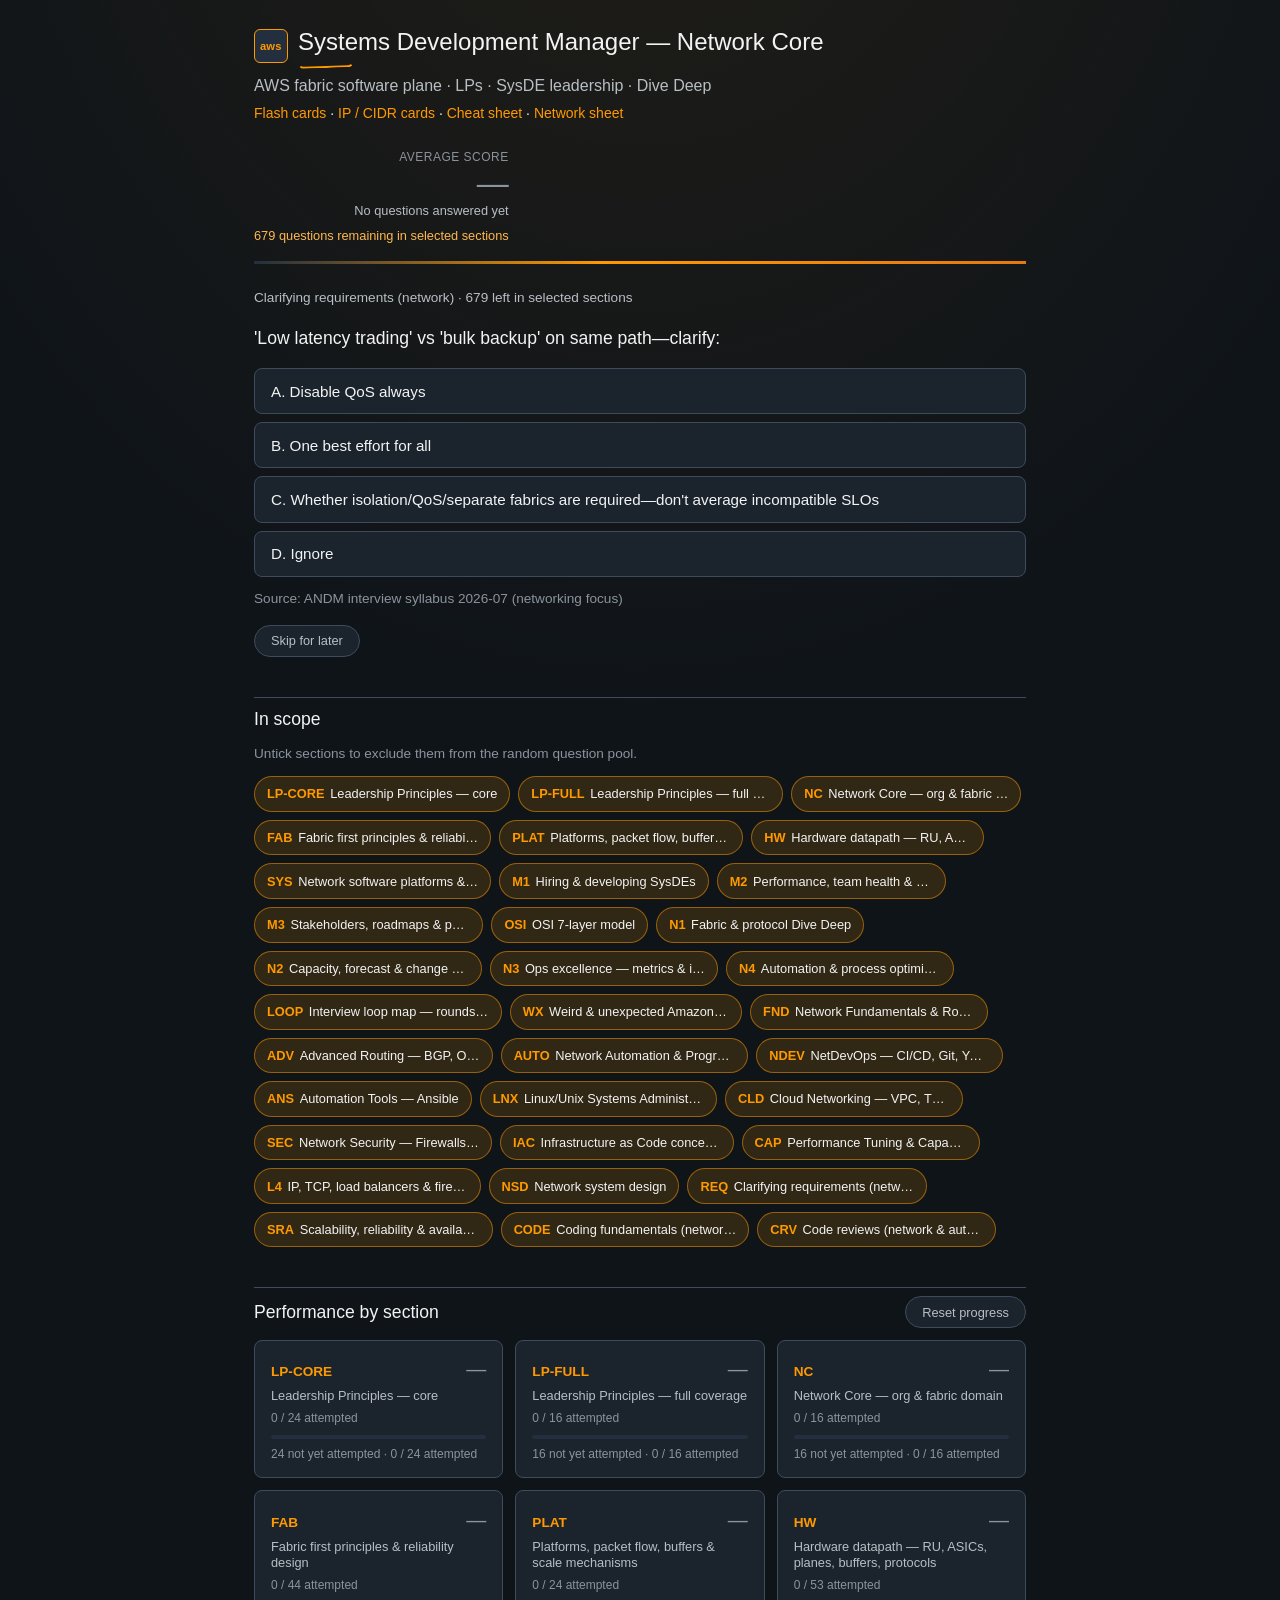
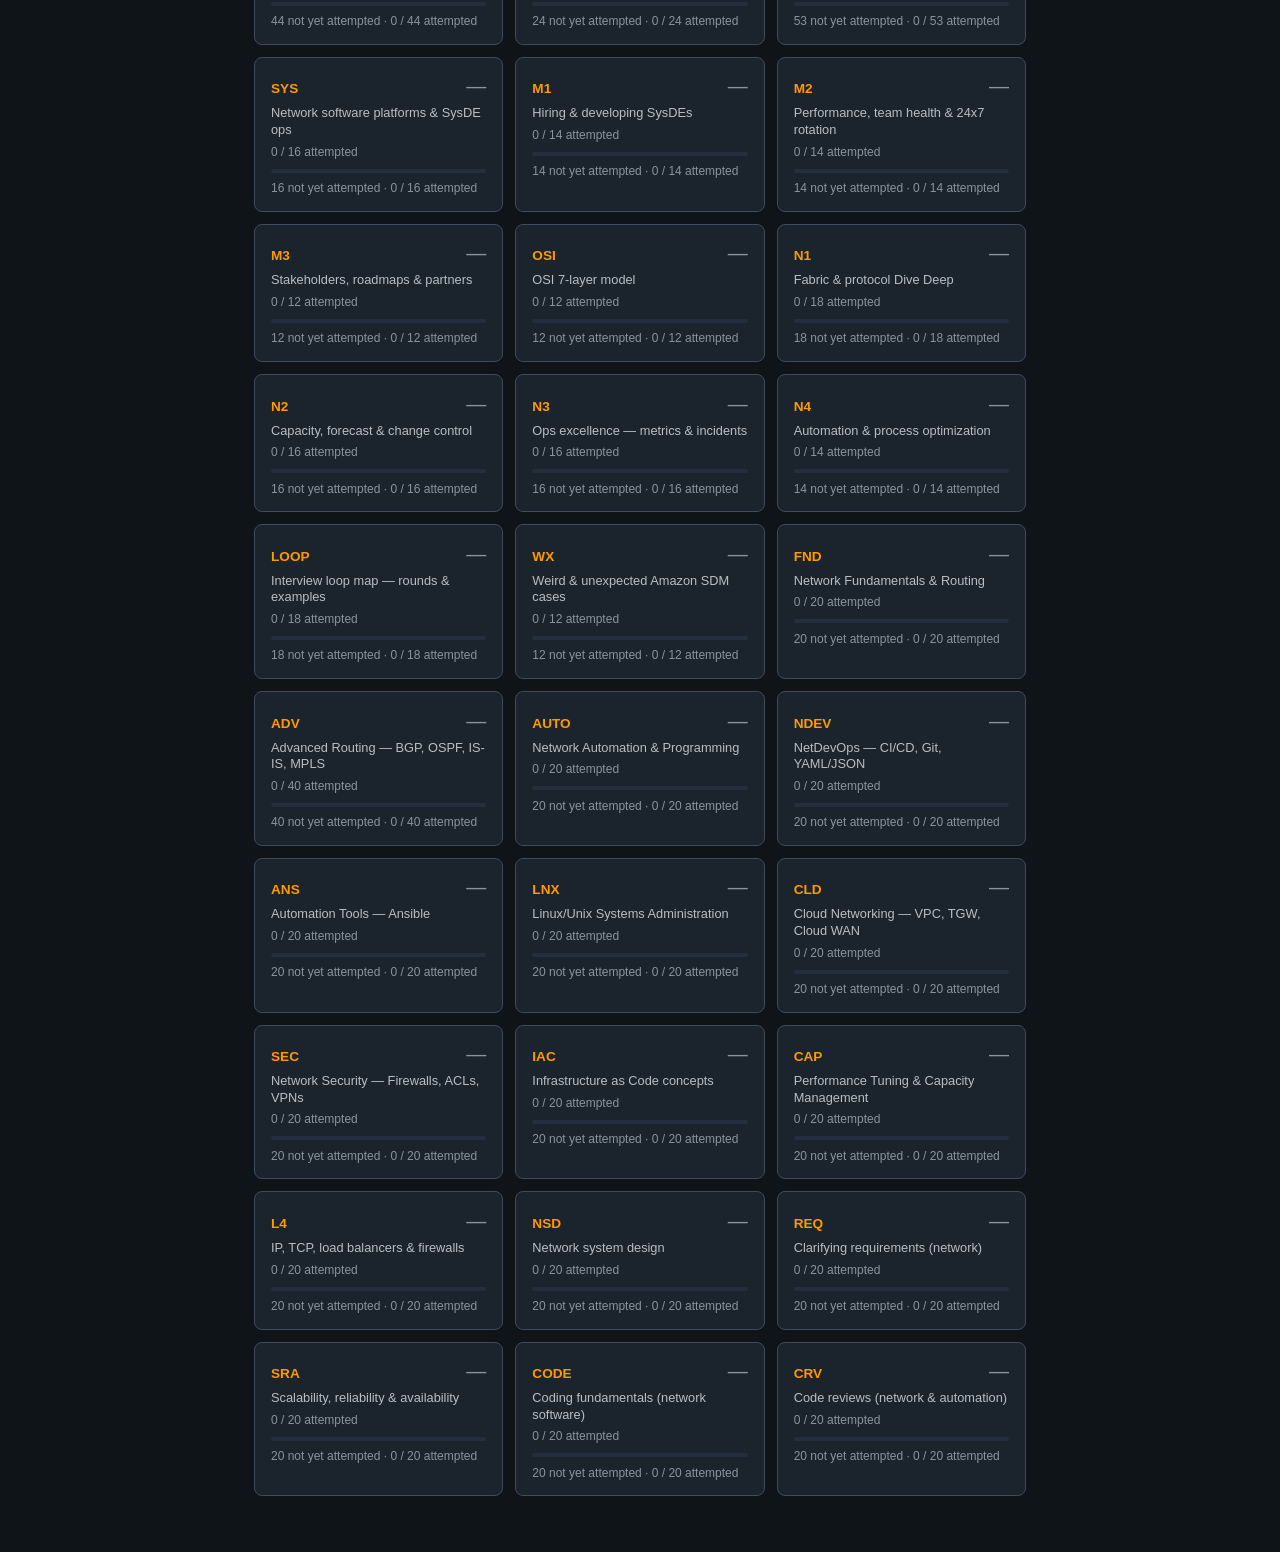
<file: index.html>
<!DOCTYPE html>
<html lang="en">
<head>
  <meta charset="UTF-8">
  <meta name="viewport" content="width=device-width, initial-scale=1.0">
  <meta name="color-scheme" content="dark">
  <meta name="theme-color" content="#232f3e">
  <title>Amazon NDM Interview Quiz</title>
  <link rel="stylesheet" href="quiz/css/quiz.css?v=amazon-2">
</head>
<body class="dark">
  <header>
    <div class="header-top">
      <div>
        <div class="brand-row">
          <span class="brand-mark" aria-hidden="true">aws</span>
          <div>
            <h1>Systems Development Manager — Network Core</h1>
            <span class="brand-smile" aria-hidden="true"></span>
          </div>
        </div>
        <p class="subtitle">AWS fabric software plane · LPs · SysDE leadership · Dive Deep</p>
        <p class="resource-links">
          <a href="cards/">Flash cards</a>
          <span aria-hidden="true"> · </span>
          <a href="cards/?deck=ip-cidr">IP / CIDR cards</a>
          <span aria-hidden="true"> · </span>
          <a href="cheat-sheet.html" target="_blank" rel="noopener">Cheat sheet</a>
          <span aria-hidden="true"> · </span>
          <a href="network-cheat-sheet.html" target="_blank" rel="noopener">Network sheet</a>
        </p>
      </div>
      <div id="score-bar" class="score-bar">
        <span class="score-label">Average score</span>
        <span id="avg-score" class="avg-score">—</span>
        <span id="score-detail" class="score-detail">No questions answered yet</span>
        <span id="pool-remaining" class="pool-remaining">—</span>
      </div>
    </div>
  </header>

  <main>
    <section id="quiz-area" class="quiz-area">
      <p id="quiz-meta" class="meta"></p>
      <div id="question-text" class="question"></div>
      <div id="options" class="options"></div>
      <div id="video-link" class="video-link"></div>
      <div id="explanation" class="explanation hidden"></div>
      <div class="quiz-actions">
        <button id="skip-btn" type="button" class="btn-secondary">Skip for later</button>
        <button id="next-btn" type="button" class="btn-primary hidden">Next question</button>
      </div>
    </section>

    <section id="module-filters" class="module-filters">
      <h2>In scope</h2>
      <p class="hint">Untick sections to exclude them from the random question pool.</p>
      <div id="module-chips" class="module-chips"></div>
    </section>

    <section id="section-stats" class="section-stats">
      <div class="section-stats-header">
        <h2>Performance by section</h2>
        <button id="reset-progress-btn" type="button" class="btn-secondary">Reset progress</button>
      </div>
      <div id="stats-grid" class="stats-grid"></div>
    </section>
  </main>

  <script id="quiz-loader" src="quiz/js/loader.js?v=amazon-2"></script>
  <script src="quiz/js/storage.js?v=amazon-2"></script>
  <script src="quiz/js/engine.js?v=amazon-2"></script>
  <script src="quiz/js/format.js?v=amazon-2"></script>
  <script src="quiz/js/ui.js?v=amazon-2"></script>
  <script src="quiz/js/app.js?v=amazon-2"></script>
</body>
</html>
</file>
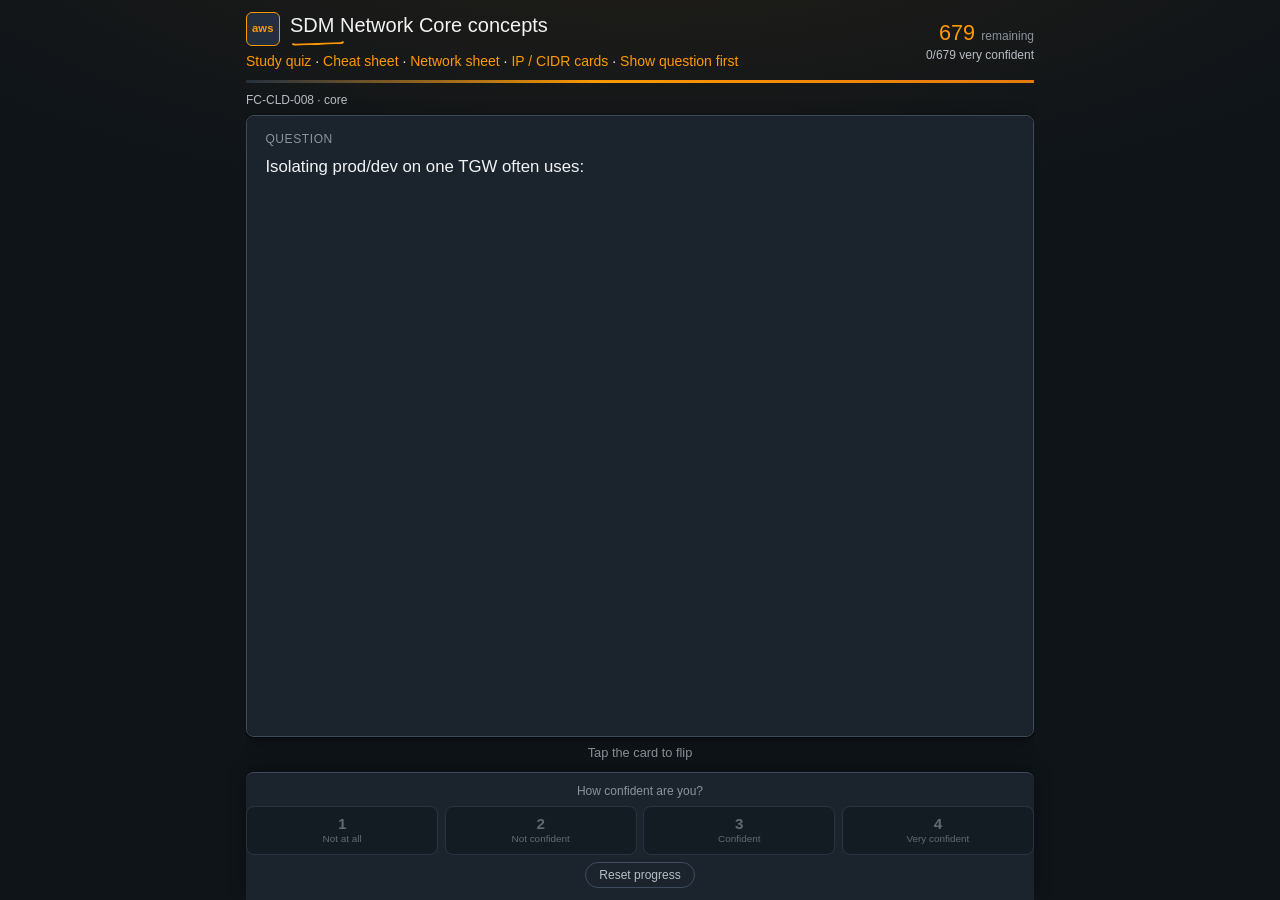
<file: cards/index.html>
<!DOCTYPE html>
<html lang="en">
<head>
  <meta charset="UTF-8">
  <meta name="viewport" content="width=device-width, initial-scale=1.0">
  <meta name="color-scheme" content="dark">
  <meta name="theme-color" content="#232f3e">
  <title>Amazon SDM Network Core Flash Cards</title>
  <link rel="stylesheet" href="../quiz/css/quiz.css?v=amazon-2">
  <link rel="stylesheet" href="../quiz/css/cards.css?v=amazon-2">
</head>
<body class="dark cards-page">
  <header>
    <div class="header-top">
      <div>
        <div class="brand-row">
          <span class="brand-mark" aria-hidden="true">aws</span>
          <div>
            <h1>Network Core Flash Cards</h1>
            <span class="brand-smile" aria-hidden="true"></span>
          </div>
        </div>
        <p class="resource-links">
          <a href="../">Study quiz</a>
          <span aria-hidden="true"> · </span>
          <a href="../cheat-sheet.html" target="_blank" rel="noopener">Cheat sheet</a>
          <span aria-hidden="true"> · </span>
          <a href="../network-cheat-sheet.html" target="_blank" rel="noopener">Network sheet</a>
          <span aria-hidden="true"> · </span>
          <a href="./?deck=ip-cidr">IP / CIDR cards</a>
          <span aria-hidden="true"> · </span>
          <button id="face-mode-btn" type="button" class="linkish-btn">Show question first</button>
        </p>
      </div>
      <div class="cards-score-bar" id="cards-score-bar">
        <span id="cards-remaining" class="cards-remaining-num">—</span>
        <span class="score-label">remaining</span>
        <span id="cards-detail" class="score-detail">Loading…</span>
      </div>
    </div>
  </header>

  <main>
    <section id="cards-area" class="cards-area">
      <p id="cards-meta" class="meta"></p>
      <button id="flash-card" type="button" class="flash-card" aria-label="Flip card">
        <div class="flash-card-inner" id="flash-card-inner">
          <div class="flash-face flash-face-front">
            <span class="face-label" id="prompt-label">Question</span>
            <div class="face-text" id="prompt-text"></div>
          </div>
          <div class="flash-face flash-face-back">
            <span class="face-label" id="reveal-label">Answer</span>
            <div class="face-text" id="reveal-text"></div>
            <p class="face-source" id="reveal-source"></p>
          </div>
        </div>
      </button>
      <p id="flip-hint" class="flip-hint">Tap the card to flip</p>
    </section>

    <section id="cards-done" class="cards-done hidden">
      <h2>All cards at very confident</h2>
      <p class="hint">Nice work. Reset progress to shuffle the deck and start again.</p>
      <button id="done-reset-btn" type="button" class="btn-primary">Reset and reshuffle</button>
    </section>
  </main>

  <footer class="rating-bar" id="rating-bar">
    <p class="rating-label">How confident are you?</p>
    <div class="rating-buttons">
      <button type="button" class="rating-btn rating-1" data-rating="1" disabled>
        <span class="rating-num">1</span>
        <span class="rating-text">Not at all</span>
      </button>
      <button type="button" class="rating-btn rating-2" data-rating="2" disabled>
        <span class="rating-num">2</span>
        <span class="rating-text">Not confident</span>
      </button>
      <button type="button" class="rating-btn rating-3" data-rating="3" disabled>
        <span class="rating-num">3</span>
        <span class="rating-text">Confident</span>
      </button>
      <button type="button" class="rating-btn rating-4" data-rating="4" disabled>
        <span class="rating-num">4</span>
        <span class="rating-text">Very confident</span>
      </button>
    </div>
    <div class="rating-footer-actions">
      <button id="reset-cards-btn" type="button" class="btn-secondary">Reset progress</button>
    </div>
  </footer>

  <script id="cards-loader" src="../quiz/js/cards-loader.js?v=amazon-3"></script>
  <script src="../quiz/js/format.js?v=amazon-3"></script>
  <script src="../quiz/js/cards-storage.js?v=amazon-3"></script>
  <script src="../quiz/js/cards-engine.js?v=amazon-3"></script>
  <script src="../quiz/js/cards-ui.js?v=amazon-3"></script>
  <script src="../quiz/js/cards-app.js?v=amazon-3"></script>
</body>
</html>
</file>
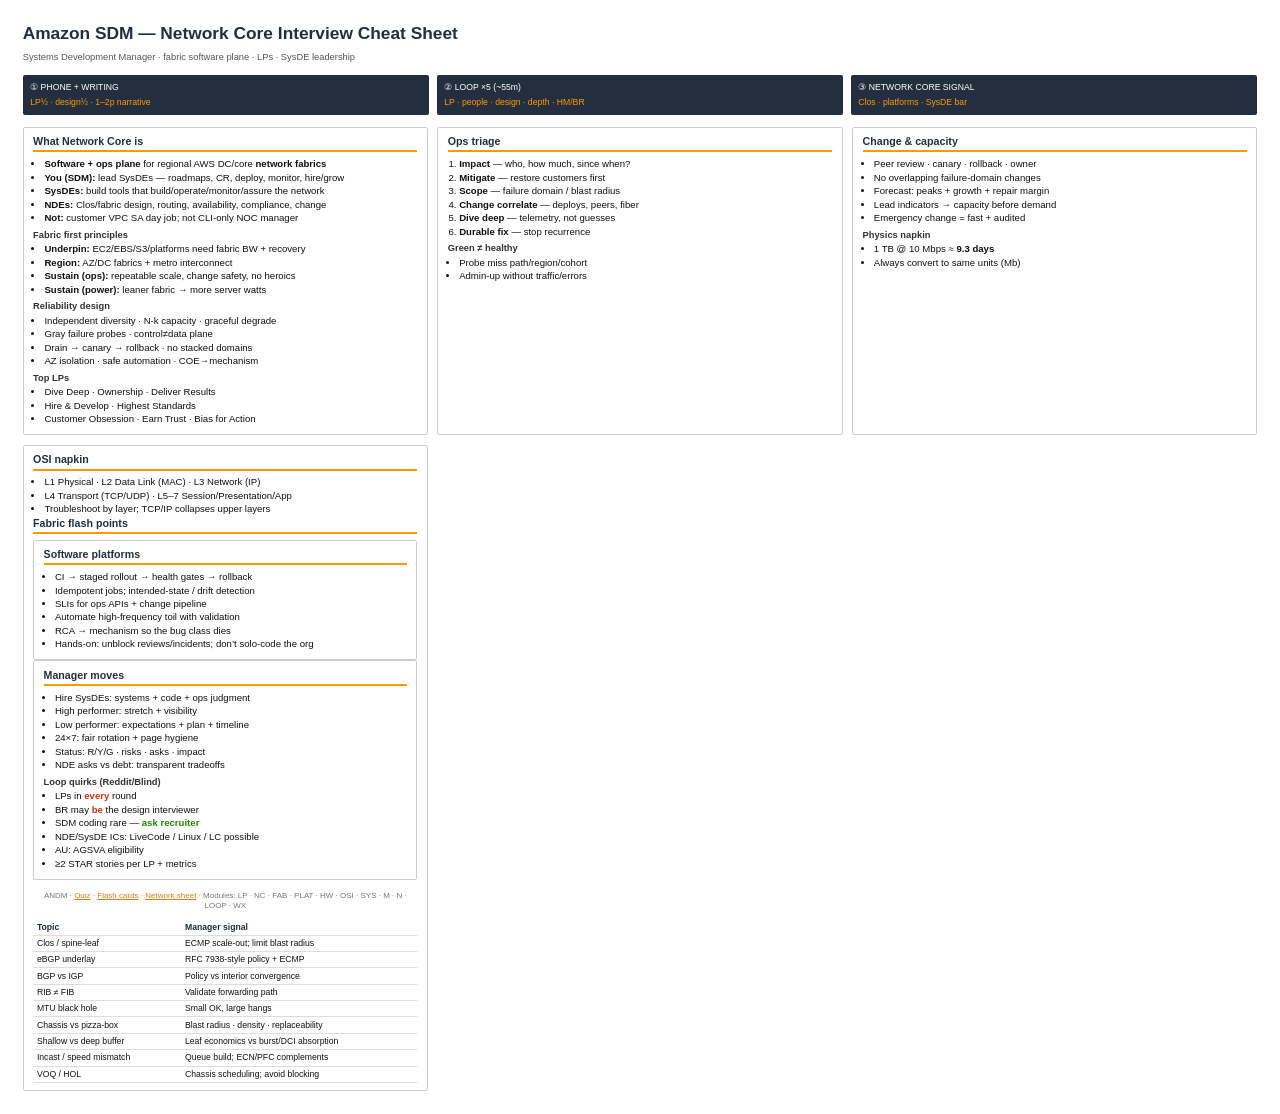
<file: cheat-sheet.html>
<!DOCTYPE html>
<html lang="en">
<head>
  <meta charset="UTF-8">
  <title>ANDM Interview Cheat Sheet</title>
  <style>
    @page { size: A4; margin: 8mm; }
    * { box-sizing: border-box; }
    body {
      font-family: 'Helvetica Neue', Helvetica, Arial, sans-serif;
      font-size: 7.2pt;
      line-height: 1.25;
      color: #111;
      margin: 0;
      padding: 6mm;
    }
    h1 { font-size: 13pt; margin: 0 0 2mm; color: #232f3e; }
    .subtitle { margin: 0 0 3mm; color: #555; font-size: 7pt; }
    .loop-bar { display: flex; gap: 2mm; margin-bottom: 3mm; }
    .loop-step {
      flex: 1; background: #232f3e; color: #fff; padding: 2mm;
      border-radius: 2px; font-size: 6.5pt;
    }
    .loop-step .tag { color: #ff9900; display: block; margin-top: 1mm; }
    .grid { display: grid; grid-template-columns: 1fr 1fr 1fr; gap: 2.5mm; }
    section {
      border: 0.4pt solid #ccc; border-radius: 2px; padding: 2mm 2.5mm;
      break-inside: avoid;
    }
    h2 {
      font-size: 8pt; margin: 0 0 1.5mm; color: #232f3e;
      border-bottom: 1.5pt solid #ff9900; padding-bottom: 0.5mm;
    }
    h3 { font-size: 7pt; margin: 1.5mm 0 0.5mm; color: #333; }
    ul, ol { margin: 0; padding-left: 3mm; }
    li { margin-bottom: 0.4mm; }
    table { width: 100%; border-collapse: collapse; font-size: 6.5pt; }
    th, td { border-bottom: 0.3pt solid #ddd; padding: 0.6mm 1mm; text-align: left; vertical-align: top; }
    th { color: #232f3e; }
    .ok { color: #1e8900; font-weight: 600; }
    .warn { color: #d13212; font-weight: 600; }
    .mono { font-family: ui-monospace, Menlo, monospace; font-size: 6.2pt; }
    .footer { margin-top: 3mm; font-size: 6pt; color: #777; text-align: center; }
    a { color: #e47911; }
  </style>
</head>
<body>
<h1>Amazon SDM — Network Core Interview Cheat Sheet</h1>
<p class="subtitle">Systems Development Manager · fabric software plane · LPs · SysDE leadership</p>

<div class="loop-bar">
  <div class="loop-step">① PHONE + WRITING<br><span class="tag">LP½ · design½ · 1–2p narrative</span></div>
  <div class="loop-step">② LOOP ×5 (~55m)<br><span class="tag">LP · people · design · depth · HM/BR</span></div>
  <div class="loop-step">③ NETWORK CORE SIGNAL<br><span class="tag">Clos · platforms · SysDE bar</span></div>
</div>

<div class="grid">
  <section>
    <h2>What Network Core is</h2>
    <ul>
      <li><strong>Software + ops plane</strong> for regional AWS DC/core <strong>network fabrics</strong></li>
      <li><strong>You (SDM):</strong> lead SysDEs — roadmaps, CR, deploy, monitor, hire/grow</li>
      <li><strong>SysDEs:</strong> build tools that build/operate/monitor/assure the network</li>
      <li><strong>NDEs:</strong> Clos/fabric design, routing, availability, compliance, change</li>
      <li><strong>Not:</strong> customer VPC SA day job; not CLI-only NOC manager</li>
    </ul>
    <h3>Fabric first principles</h3>
    <ul>
      <li><strong>Underpin:</strong> EC2/EBS/S3/platforms need fabric BW + recovery</li>
      <li><strong>Region:</strong> AZ/DC fabrics + metro interconnect</li>
      <li><strong>Sustain (ops):</strong> repeatable scale, change safety, no heroics</li>
      <li><strong>Sustain (power):</strong> leaner fabric → more server watts</li>
    </ul>
    <h3>Reliability design</h3>
    <ul>
      <li>Independent diversity · N-k capacity · graceful degrade</li>
      <li>Gray failure probes · control≠data plane</li>
      <li>Drain → canary → rollback · no stacked domains</li>
      <li>AZ isolation · safe automation · COE→mechanism</li>
    </ul>
    <h3>Top LPs</h3>
    <ul>
      <li>Dive Deep · Ownership · Deliver Results</li>
      <li>Hire &amp; Develop · Highest Standards</li>
      <li>Customer Obsession · Earn Trust · Bias for Action</li>
    </ul>
  </section>

  <section>
    <h2>Ops triage</h2>
    <ol>
      <li><strong>Impact</strong> — who, how much, since when?</li>
      <li><strong>Mitigate</strong> — restore customers first</li>
      <li><strong>Scope</strong> — failure domain / blast radius</li>
      <li><strong>Change correlate</strong> — deploys, peers, fiber</li>
      <li><strong>Dive deep</strong> — telemetry, not guesses</li>
      <li><strong>Durable fix</strong> — stop recurrence</li>
    </ol>
    <h3>Green ≠ healthy</h3>
    <ul>
      <li>Probe miss path/region/cohort</li>
      <li>Admin-up without traffic/errors</li>
    </ul>
  </section>

  <section>
    <h2>Change &amp; capacity</h2>
    <ul>
      <li>Peer review · canary · rollback · owner</li>
      <li>No overlapping failure-domain changes</li>
      <li>Forecast: peaks + growth + repair margin</li>
      <li>Lead indicators → capacity before demand</li>
      <li>Emergency change = fast + audited</li>
    </ul>
    <h3>Physics napkin</h3>
    <ul>
      <li>1 TB @ 10 Mbps ≈ <strong>9.3 days</strong></li>
      <li>Always convert to same units (Mb)</li>
    </ul>
  </section>

  <section>
    <h2>OSI napkin</h2>
    <ul>
      <li>L1 Physical · L2 Data Link (MAC) · L3 Network (IP)</li>
      <li>L4 Transport (TCP/UDP) · L5–7 Session/Presentation/App</li>
      <li>Troubleshoot by layer; TCP/IP collapses upper layers</li>
    </ul>
    <h2>Fabric flash points</h2>
    <table>
      <tr><th>Topic</th><th>Manager signal</th></tr>
      <tr><td>Clos / spine-leaf</td><td>ECMP scale-out; limit blast radius</td></tr>
      <tr><td>eBGP underlay</td><td>RFC 7938-style policy + ECMP</td></tr>
      <tr><td>BGP vs IGP</td><td>Policy vs interior convergence</td></tr>
      <tr><td>RIB ≠ FIB</td><td>Validate forwarding path</td></tr>
      <tr><td>MTU black hole</td><td>Small OK, large hangs</td></tr>
      <tr><td>Chassis vs pizza-box</td><td>Blast radius · density · replaceability</td></tr>
      <tr><td>Shallow vs deep buffer</td><td>Leaf economics vs burst/DCI absorption</td></tr>
      <tr><td>Incast / speed mismatch</td><td>Queue build; ECN/PFC complements</td></tr>
      <tr><td>VOQ / HOL</td><td>Chassis scheduling; avoid blocking</td></tr>
  </section>

  <section>
    <h2>Software platforms</h2>
    <ul>
      <li>CI → staged rollout → health gates → rollback</li>
      <li>Idempotent jobs; intended-state / drift detection</li>
      <li>SLIs for ops APIs + change pipeline</li>
      <li>Automate high-frequency toil with validation</li>
      <li>RCA → mechanism so the bug class dies</li>
      <li>Hands-on: unblock reviews/incidents; don’t solo-code the org</li>
    </ul>
  </section>

  <section>
    <h2>Manager moves</h2>
    <ul>
      <li>Hire SysDEs: systems + code + ops judgment</li>
      <li>High performer: stretch + visibility</li>
      <li>Low performer: expectations + plan + timeline</li>
      <li>24×7: fair rotation + page hygiene</li>
      <li>Status: R/Y/G · risks · asks · impact</li>
      <li>NDE asks vs debt: transparent tradeoffs</li>
    </ul>
    <h3>Loop quirks (Reddit/Blind)</h3>
    <ul>
      <li>LPs in <span class="warn">every</span> round</li>
      <li>BR may <span class="warn">be</span> the design interviewer</li>
      <li>SDM coding rare — <span class="ok">ask recruiter</span></li>
      <li>NDE/SysDE ICs: LiveCode / Linux / LC possible</li>
      <li>AU: AGSVA eligibility</li>
      <li>≥2 STAR stories per LP + metrics</li>
    </ul>
  </section>
</div>

<p class="footer">ANDM · <a href="https://jrodimusprime.github.io/amazon-ndm/">Quiz</a> · <a href="https://jrodimusprime.github.io/amazon-ndm/cards/">Flash cards</a> · <a href="network-cheat-sheet.html">Network sheet</a> · Modules: LP · NC · FAB · PLAT · HW · OSI · SYS · M · N · LOOP · WX</p>
</body>
</html>
</file>
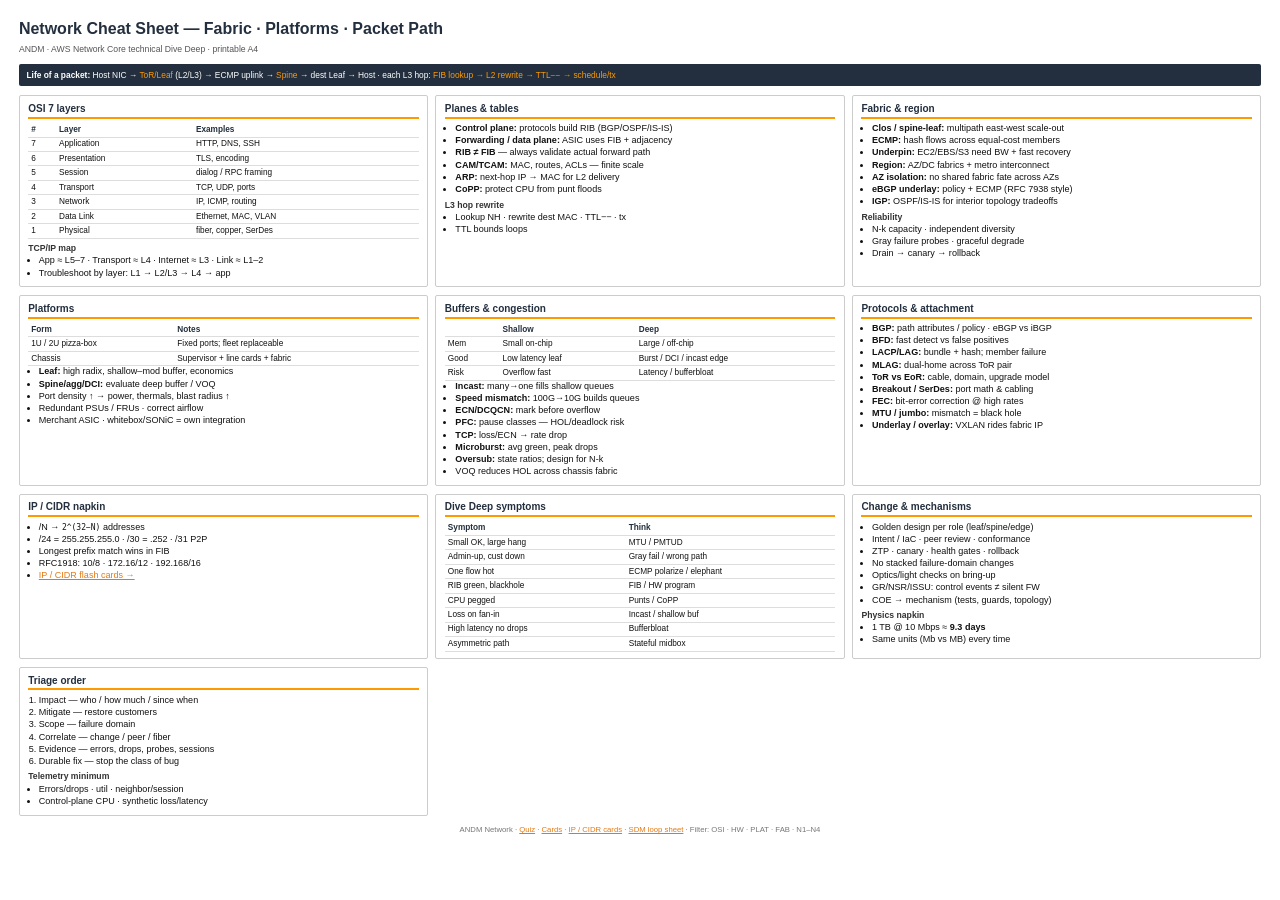
<file: network-cheat-sheet.html>
<!DOCTYPE html>
<html lang="en">
<head>
  <meta charset="UTF-8">
  <title>ANDM Network Cheat Sheet</title>
  <style>
    @page { size: A4; margin: 7mm; }
    * { box-sizing: border-box; }
    body {
      font-family: 'Helvetica Neue', Helvetica, Arial, sans-serif;
      font-size: 6.8pt;
      line-height: 1.22;
      color: #111;
      margin: 0;
      padding: 5mm;
    }
    h1 { font-size: 12pt; margin: 0 0 1.5mm; color: #232f3e; }
    .subtitle { margin: 0 0 2.5mm; color: #555; font-size: 6.5pt; }
    .grid { display: grid; grid-template-columns: 1fr 1fr 1fr; gap: 2mm; }
    section {
      border: 0.4pt solid #ccc; border-radius: 2px; padding: 1.8mm 2.2mm;
      break-inside: avoid;
    }
    h2 {
      font-size: 7.5pt; margin: 0 0 1.2mm; color: #232f3e;
      border-bottom: 1.5pt solid #ff9900; padding-bottom: 0.4mm;
    }
    h3 { font-size: 6.5pt; margin: 1.2mm 0 0.4mm; color: #333; }
    ul, ol { margin: 0; padding-left: 2.8mm; }
    li { margin-bottom: 0.3mm; }
    table { width: 100%; border-collapse: collapse; font-size: 6.2pt; }
    th, td { border-bottom: 0.3pt solid #ddd; padding: 0.45mm 0.8mm; text-align: left; vertical-align: top; }
    th { color: #232f3e; }
    .mono { font-family: ui-monospace, Menlo, monospace; font-size: 6pt; }
    .footer { margin-top: 2.5mm; font-size: 5.8pt; color: #777; text-align: center; }
    a { color: #e47911; }
    .path { background: #232f3e; color: #fff; padding: 1.5mm 2mm; border-radius: 2px; margin-bottom: 2.5mm; font-size: 6.3pt; }
    .path span { color: #ff9900; }
  </style>
</head>
<body>
<h1>Network Cheat Sheet — Fabric · Platforms · Packet Path</h1>
<p class="subtitle">ANDM · AWS Network Core technical Dive Deep · printable A4</p>

<div class="path">
  <strong>Life of a packet:</strong>
  Host NIC → <span>ToR/Leaf</span> (L2/L3) → ECMP uplink → <span>Spine</span> → dest Leaf → Host
  · each L3 hop: <span>FIB lookup → L2 rewrite → TTL−− → schedule/tx</span>
</div>

<div class="grid">
  <section>
    <h2>OSI 7 layers</h2>
    <table>
      <tr><th>#</th><th>Layer</th><th>Examples</th></tr>
      <tr><td>7</td><td>Application</td><td>HTTP, DNS, SSH</td></tr>
      <tr><td>6</td><td>Presentation</td><td>TLS, encoding</td></tr>
      <tr><td>5</td><td>Session</td><td>dialog / RPC framing</td></tr>
      <tr><td>4</td><td>Transport</td><td>TCP, UDP, ports</td></tr>
      <tr><td>3</td><td>Network</td><td>IP, ICMP, routing</td></tr>
      <tr><td>2</td><td>Data Link</td><td>Ethernet, MAC, VLAN</td></tr>
      <tr><td>1</td><td>Physical</td><td>fiber, copper, SerDes</td></tr>
    </table>
    <h3>TCP/IP map</h3>
    <ul>
      <li>App ≈ L5–7 · Transport ≈ L4 · Internet ≈ L3 · Link ≈ L1–2</li>
      <li>Troubleshoot by layer: L1 → L2/L3 → L4 → app</li>
    </ul>
  </section>

  <section>
    <h2>Planes &amp; tables</h2>
    <ul>
      <li><strong>Control plane:</strong> protocols build RIB (BGP/OSPF/IS-IS)</li>
      <li><strong>Forwarding / data plane:</strong> ASIC uses FIB + adjacency</li>
      <li><strong>RIB ≠ FIB</strong> — always validate actual forward path</li>
      <li><strong>CAM/TCAM:</strong> MAC, routes, ACLs — finite scale</li>
      <li><strong>ARP:</strong> next-hop IP → MAC for L2 delivery</li>
      <li><strong>CoPP:</strong> protect CPU from punt floods</li>
    </ul>
    <h3>L3 hop rewrite</h3>
    <ul>
      <li>Lookup NH · rewrite dest MAC · TTL−− · tx</li>
      <li>TTL bounds loops</li>
    </ul>
  </section>

  <section>
    <h2>Fabric &amp; region</h2>
    <ul>
      <li><strong>Clos / spine-leaf:</strong> multipath east-west scale-out</li>
      <li><strong>ECMP:</strong> hash flows across equal-cost members</li>
      <li><strong>Underpin:</strong> EC2/EBS/S3 need BW + fast recovery</li>
      <li><strong>Region:</strong> AZ/DC fabrics + metro interconnect</li>
      <li><strong>AZ isolation:</strong> no shared fabric fate across AZs</li>
      <li><strong>eBGP underlay:</strong> policy + ECMP (RFC 7938 style)</li>
      <li><strong>IGP:</strong> OSPF/IS-IS for interior topology tradeoffs</li>
    </ul>
    <h3>Reliability</h3>
    <ul>
      <li>N-k capacity · independent diversity</li>
      <li>Gray failure probes · graceful degrade</li>
      <li>Drain → canary → rollback</li>
    </ul>
  </section>

  <section>
    <h2>Platforms</h2>
    <table>
      <tr><th>Form</th><th>Notes</th></tr>
      <tr><td>1U / 2U pizza-box</td><td>Fixed ports; fleet replaceable</td></tr>
      <tr><td>Chassis</td><td>Supervisor + line cards + fabric</td></tr>
    </table>
    <ul>
      <li><strong>Leaf:</strong> high radix, shallow–mod buffer, economics</li>
      <li><strong>Spine/agg/DCI:</strong> evaluate deep buffer / VOQ</li>
      <li>Port density ↑ → power, thermals, blast radius ↑</li>
      <li>Redundant PSUs / FRUs · correct airflow</li>
      <li>Merchant ASIC · whitebox/SONiC = own integration</li>
    </ul>
  </section>

  <section>
    <h2>Buffers &amp; congestion</h2>
    <table>
      <tr><th></th><th>Shallow</th><th>Deep</th></tr>
      <tr><td>Mem</td><td>Small on-chip</td><td>Large / off-chip</td></tr>
      <tr><td>Good</td><td>Low latency leaf</td><td>Burst / DCI / incast edge</td></tr>
      <tr><td>Risk</td><td>Overflow fast</td><td>Latency / bufferbloat</td></tr>
    </table>
    <ul>
      <li><strong>Incast:</strong> many→one fills shallow queues</li>
      <li><strong>Speed mismatch:</strong> 100G→10G builds queues</li>
      <li><strong>ECN/DCQCN:</strong> mark before overflow</li>
      <li><strong>PFC:</strong> pause classes — HOL/deadlock risk</li>
      <li><strong>TCP:</strong> loss/ECN → rate drop</li>
      <li><strong>Microburst:</strong> avg green, peak drops</li>
      <li><strong>Oversub:</strong> state ratios; design for N-k</li>
      <li>VOQ reduces HOL across chassis fabric</li>
    </ul>
  </section>

  <section>
    <h2>Protocols &amp; attachment</h2>
    <ul>
      <li><strong>BGP:</strong> path attributes / policy · eBGP vs iBGP</li>
      <li><strong>BFD:</strong> fast detect vs false positives</li>
      <li><strong>LACP/LAG:</strong> bundle + hash; member failure</li>
      <li><strong>MLAG:</strong> dual-home across ToR pair</li>
      <li><strong>ToR vs EoR:</strong> cable, domain, upgrade model</li>
      <li><strong>Breakout / SerDes:</strong> port math &amp; cabling</li>
      <li><strong>FEC:</strong> bit-error correction @ high rates</li>
      <li><strong>MTU / jumbo:</strong> mismatch = black hole</li>
      <li><strong>Underlay / overlay:</strong> VXLAN rides fabric IP</li>
    </ul>
  </section>

  <section>
    <h2>IP / CIDR napkin</h2>
    <ul>
      <li>/N → <span class="mono">2^(32−N)</span> addresses</li>
      <li>/24 = 255.255.255.0 · /30 = .252 · /31 P2P</li>
      <li>Longest prefix match wins in FIB</li>
      <li>RFC1918: 10/8 · 172.16/12 · 192.168/16</li>
      <li><a href="cards/?deck=ip-cidr">IP / CIDR flash cards →</a></li>
    </ul>
  </section>

  <section>
    <h2>Dive Deep symptoms</h2>
    <table>
      <tr><th>Symptom</th><th>Think</th></tr>
      <tr><td>Small OK, large hang</td><td>MTU / PMTUD</td></tr>
      <tr><td>Admin-up, cust down</td><td>Gray fail / wrong path</td></tr>
      <tr><td>One flow hot</td><td>ECMP polarize / elephant</td></tr>
      <tr><td>RIB green, blackhole</td><td>FIB / HW program</td></tr>
      <tr><td>CPU pegged</td><td>Punts / CoPP</td></tr>
      <tr><td>Loss on fan-in</td><td>Incast / shallow buf</td></tr>
      <tr><td>High latency no drops</td><td>Bufferbloat</td></tr>
      <tr><td>Asymmetric path</td><td>Stateful midbox</td></tr>
    </table>
  </section>

  <section>
    <h2>Change &amp; mechanisms</h2>
    <ul>
      <li>Golden design per role (leaf/spine/edge)</li>
      <li>Intent / IaC · peer review · conformance</li>
      <li>ZTP · canary · health gates · rollback</li>
      <li>No stacked failure-domain changes</li>
      <li>Optics/light checks on bring-up</li>
      <li>GR/NSR/ISSU: control events ≠ silent FW</li>
      <li>COE → mechanism (tests, guards, topology)</li>
    </ul>
    <h3>Physics napkin</h3>
    <ul>
      <li>1 TB @ 10 Mbps ≈ <strong>9.3 days</strong></li>
      <li>Same units (Mb vs MB) every time</li>
    </ul>
  </section>

  <section>
    <h2>Triage order</h2>
    <ol>
      <li>Impact — who / how much / since when</li>
      <li>Mitigate — restore customers</li>
      <li>Scope — failure domain</li>
      <li>Correlate — change / peer / fiber</li>
      <li>Evidence — errors, drops, probes, sessions</li>
      <li>Durable fix — stop the class of bug</li>
    </ol>
    <h3>Telemetry minimum</h3>
    <ul>
      <li>Errors/drops · util · neighbor/session</li>
      <li>Control-plane CPU · synthetic loss/latency</li>
    </ul>
  </section>
</div>

<p class="footer">
  ANDM Network ·
  <a href="https://jrodimusprime.github.io/amazon-ndm/">Quiz</a> ·
  <a href="https://jrodimusprime.github.io/amazon-ndm/cards/">Cards</a> ·
  <a href="https://jrodimusprime.github.io/amazon-ndm/cards/?deck=ip-cidr">IP / CIDR cards</a> ·
  <a href="cheat-sheet.html">SDM loop sheet</a> ·
  Filter: OSI · HW · PLAT · FAB · N1–N4
</p>
</body>
</html>
</file>
<file: quiz/css/quiz.css>
:root {
  color-scheme: dark;

  /* Amazon brand */
  --amazon-orange: #ff9900;
  --amazon-orange-dark: #e47911;
  --amazon-orange-light: #ffb84d;
  --squid-ink: #232f3e;
  --squid-ink-deep: #131a22;
  --amazon-teal: #00a8e1;

  /* Keep legacy aliases used in markup/CSS */
  --google-blue: var(--amazon-orange);
  --google-red: #ff5252;
  --google-yellow: var(--amazon-orange);
  --google-green: #7ccd7c;

  /* Dark surfaces — Squid Ink family */
  --bg: #0f1419;
  --surface: #1b242d;
  --surface-raised: #232f3e;
  --border: #3d4b5c;
  --border-hover: #5a6b7d;

  /* Text */
  --text: #f2f3f3;
  --text-secondary: #b8bec4;
  --text-muted: #8b939c;

  /* Accents */
  --accent: var(--amazon-orange);
  --accent-strong: var(--amazon-orange-dark);
  --accent-hover: var(--amazon-orange-light);
  --accent-bg: rgba(255, 153, 0, 0.14);
  --accent-border: rgba(255, 153, 0, 0.5);

  --success-bg: rgba(124, 205, 124, 0.12);
  --success-border: #7ccd7c;
  --success-text: #a8e6a8;

  --error-bg: rgba(255, 82, 82, 0.12);
  --error-border: #ff5252;
  --error-text: #ff8a80;

  --warning: #ffb84d;
  --radius: 8px;
  --shadow: 0 1px 3px rgba(0, 0, 0, 0.5), 0 4px 16px rgba(0, 0, 0, 0.35);
}

* { box-sizing: border-box; }

html {
  scroll-behavior: auto;
}

body {
  font-family: 'Amazon Ember', 'Helvetica Neue', Arial, system-ui, -apple-system, sans-serif;
  max-width: 820px;
  margin: 0 auto;
  padding: 1.5rem;
  background:
    radial-gradient(ellipse 120% 60% at 50% -10%, rgba(255, 153, 0, 0.08), transparent 55%),
    var(--bg);
  color: var(--text);
  line-height: 1.5;
  min-height: 100vh;
  overflow-y: auto;
}

main,
.quiz-area {
  overflow: visible;
  max-height: none;
}

header {
  margin-bottom: 1.5rem;
  padding-bottom: 1rem;
  border-bottom: 3px solid transparent;
  border-image: linear-gradient(
    to right,
    var(--squid-ink) 0%,
    var(--amazon-orange) 45%,
    var(--amazon-orange-dark) 100%
  ) 1;
}

.header-top {
  display: flex;
  align-items: flex-start;
  justify-content: space-between;
  gap: 1.5rem;
  flex-wrap: wrap;
}

header h1 {
  font-size: 1.5rem;
  margin: 0;
  font-weight: 500;
  color: var(--text);
}

.subtitle { color: var(--text-secondary); margin: 0.25rem 0 0; }

.resource-links {
  margin: 0.35rem 0 0;
  font-size: 0.875rem;
}

.resource-links a {
  color: var(--google-blue);
  text-decoration: none;
}

.resource-links a:hover { text-decoration: underline; }

.score-bar {
  text-align: right;
  min-width: 140px;
}

.score-label {
  display: block;
  font-size: 0.75rem;
  color: var(--text-muted);
  text-transform: uppercase;
  letter-spacing: 0.04em;
}

.avg-score {
  display: block;
  font-size: 2rem;
  font-weight: 500;
  line-height: 1.1;
  color: var(--text-muted);
}

.avg-score.has-score { color: var(--google-blue); }

.score-detail {
  display: block;
  font-size: 0.8rem;
  color: var(--text-secondary);
}

.hidden { display: none !important; }

.pool-remaining {
  display: block;
  margin-top: 0.35rem;
  font-size: 0.8rem;
  font-weight: 500;
  color: var(--google-green);
}

.section-stats-header {
  display: flex;
  flex-wrap: wrap;
  align-items: center;
  justify-content: space-between;
  gap: 0.75rem;
  margin-bottom: 0.75rem;
}

.section-stats-header h2 { margin: 0; }

.btn-secondary {
  padding: 0.45rem 1rem;
  border-radius: 20px;
  border: 1px solid var(--border);
  cursor: pointer;
  font-size: 0.8rem;
  font-family: inherit;
  font-weight: 500;
  background: var(--surface);
  color: var(--text-secondary);
  transition: background 0.15s, border-color 0.15s;
}

.btn-secondary:hover {
  background: var(--surface-raised);
  border-color: var(--text-muted);
  color: var(--text);
}

h2 {
  font-size: 1.1rem;
  margin: 0 0 0.75rem;
  font-weight: 500;
  color: var(--text);
}

.hint { font-size: 0.85rem; color: var(--text-muted); margin: 0 0 0.75rem; }

a {
  color: var(--accent);
  text-decoration: none;
}

a:hover { color: var(--accent-hover); text-decoration: underline; }

.quiz-area {
  margin-bottom: 2.5rem;
}

.meta { font-size: 0.85rem; color: var(--text-secondary); }

.question {
  font-size: 1.1rem;
  margin: 1rem 0;
  font-weight: 400;
  color: var(--text);
}

.question-prose {
  margin: 0 0 0.85rem;
  line-height: 1.55;
}

.question-prose:last-child {
  margin-bottom: 0;
}

.code-block {
  margin: 0.75rem 0 1rem;
  padding: 0.85rem 1rem;
  border-radius: var(--radius);
  background: #16181c;
  border: 1px solid var(--border);
  overflow-x: auto;
  -webkit-overflow-scrolling: touch;
  max-width: 100%;
  font-family: ui-monospace, 'SF Mono', Menlo, Consolas, 'Liberation Mono', monospace;
  font-size: 0.8rem;
  line-height: 1.5;
  color: #e8eaed;
  tab-size: 4;
  white-space: pre;
  word-break: normal;
}

.code-block code {
  display: block;
  background: none;
  border: none;
  padding: 0;
  color: inherit;
  font-size: inherit;
  white-space: pre;
}

.tok-keyword { color: #c792ea; }
.tok-builtin { color: #82aaff; }
.tok-fn { color: #ffcb6b; }
.tok-string { color: #c3e88d; }
.tok-comment { color: #676e95; font-style: italic; }
.tok-number { color: #f78c6c; }

.explanation .code-block {
  margin-top: 0.65rem;
  font-size: 0.78rem;
}

.explanation .question-prose {
  margin-top: 0.5rem;
}

.options { display: flex; flex-direction: column; gap: 0.5rem; }

.option-btn {
  text-align: left;
  padding: 0.85rem 1rem;
  border: 1px solid var(--border);
  border-radius: var(--radius);
  background: var(--surface);
  color: var(--text);
  cursor: pointer;
  font-size: 0.95rem;
  font-family: inherit;
  transition: background 0.15s, border-color 0.15s;
}

.option-btn:hover:not(:disabled) {
  background: var(--accent-bg);
  border-color: var(--google-blue);
}

.option-btn:disabled { cursor: default; opacity: 0.9; }

.btn-primary {
  margin-top: 0;
  padding: 0.6rem 1.25rem;
  border-radius: 20px;
  border: none;
  cursor: pointer;
  font-size: 0.9rem;
  font-family: inherit;
  font-weight: 600;
  background: var(--amazon-orange);
  color: #131a22;
  transition: background 0.15s, color 0.15s;
}

.btn-primary:hover {
  background: var(--amazon-orange-light);
  color: #131a22;
  box-shadow: 0 1px 6px rgba(255, 153, 0, 0.45);
}

.quiz-actions {
  display: flex;
  flex-wrap: wrap;
  gap: 0.75rem;
  align-items: center;
  margin-top: 1rem;
}

.quiz-actions .btn-secondary {
  margin: 0;
}

.explanation {
  margin-top: 1rem;
  padding: 1rem;
  border-radius: var(--radius);
  background: var(--success-bg);
  border-left: 4px solid var(--success-border);
  color: var(--success-text);
}

.explanation strong { color: var(--google-green); }

.explanation.incorrect {
  background: var(--error-bg);
  border-color: var(--error-border);
  color: var(--error-text);
}

.explanation.incorrect strong { color: var(--google-red); }

.video-link { margin-top: 0.75rem; font-size: 0.85rem; }
.source-ref { color: var(--text-muted); font-size: 0.85rem; }

.module-filters {
  margin-bottom: 2.5rem;
  padding-top: 0.5rem;
  border-top: 1px solid var(--border);
}

.module-chips {
  display: flex;
  flex-wrap: wrap;
  gap: 0.5rem;
}

.module-chip {
  display: inline-flex;
  align-items: center;
  gap: 0.35rem;
  padding: 0.45rem 0.75rem;
  border: 1px solid var(--border);
  border-radius: 20px;
  background: var(--surface);
  color: var(--text-secondary);
  cursor: pointer;
  font-size: 0.8rem;
  transition: background 0.15s, border-color 0.15s, color 0.15s;
  user-select: none;
}

.module-chip input {
  position: absolute;
  opacity: 0;
  width: 0;
  height: 0;
}

.module-chip.active {
  background: var(--accent-bg);
  border-color: var(--accent-border);
  color: var(--text);
}

.module-chip:hover {
  border-color: var(--border-hover);
}

.chip-id {
  font-weight: 600;
  color: var(--accent);
}

.module-chip:not(.active) .chip-id { color: var(--text-muted); }

.chip-title { max-width: 180px; white-space: nowrap; overflow: hidden; text-overflow: ellipsis; }

.section-stats {
  padding-top: 0.5rem;
  border-top: 1px solid var(--border);
  padding-bottom: 2rem;
}

.stats-grid {
  display: grid;
  grid-template-columns: repeat(auto-fill, minmax(220px, 1fr));
  gap: 0.75rem;
}

.stat-card {
  padding: 0.85rem 1rem;
  border: 1px solid var(--border);
  border-radius: var(--radius);
  background: var(--surface);
}

.stat-card.inactive { opacity: 0.55; }

.stat-header {
  display: flex;
  justify-content: space-between;
  align-items: baseline;
  gap: 0.5rem;
}

.stat-id {
  font-weight: 600;
  font-size: 0.85rem;
  color: var(--accent);
}

.stat-pct {
  font-size: 1.25rem;
  font-weight: 500;
  color: var(--text-muted);
}

.stat-card.has-data .stat-pct { color: var(--google-blue); }

.stat-title {
  margin: 0.25rem 0 0.25rem;
  font-size: 0.8rem;
  color: var(--text-secondary);
  line-height: 1.3;
}

.stat-attempts {
  margin: 0 0 0.5rem;
  font-size: 0.75rem;
  font-weight: 500;
  color: var(--text-muted);
}

.stat-bar {
  height: 4px;
  background: var(--surface-raised);
  border-radius: 2px;
  overflow: hidden;
}

.stat-bar-fill {
  height: 100%;
  background: var(--google-blue);
  border-radius: 2px;
  transition: width 0.3s ease;
}

.stat-card.has-data .stat-bar-fill {
  background: linear-gradient(to right, var(--amazon-orange), var(--amazon-orange-dark));
}

.stat-detail {
  margin: 0.4rem 0 0;
  font-size: 0.75rem;
  color: var(--text-muted);
}

code {
  background: var(--surface-raised);
  color: var(--google-yellow);
  padding: 0.15rem 0.4rem;
  border-radius: 4px;
  font-size: 0.85rem;
  border: 1px solid var(--border);
}

@media (max-width: 560px) {
  .header-top { flex-direction: column; }
  .score-bar { text-align: left; }
  .chip-title { max-width: 120px; }
}


/* Amazon brand chrome */
.brand-row {
  display: flex;
  align-items: center;
  gap: 0.65rem;
  margin-bottom: 0.35rem;
}

.brand-mark {
  display: inline-flex;
  align-items: center;
  justify-content: center;
  width: 2.1rem;
  height: 2.1rem;
  border-radius: 6px;
  background: var(--squid-ink);
  border: 1px solid var(--amazon-orange);
  color: var(--amazon-orange);
  font-weight: 800;
  font-size: 0.7rem;
  letter-spacing: 0.02em;
  flex-shrink: 0;
}

.brand-smile {
  display: block;
  width: 3.5rem;
  height: 0.35rem;
  margin-top: 0.15rem;
  border-radius: 0 0 1rem 1rem;
  border-bottom: 2.5px solid var(--amazon-orange);
  border-left: 2px solid transparent;
  border-right: 2px solid transparent;
  transform: rotate(-2deg);
}

header h1 {
  color: var(--text);
}

.resource-links a {
  color: var(--amazon-orange);
}

.pool-remaining {
  color: var(--amazon-orange-light);
}
</file>
<file: quiz/css/cards.css>
/* Flash cards — extends quiz.css tokens */

html {
  height: 100%;
}

body.cards-page {
  --cards-pad-x: 1rem;
  --cards-pad-top: 0.75rem;
  max-width: 820px;
  height: 100svh;
  max-height: 100svh;
  margin: 0 auto;
  padding: var(--cards-pad-top) var(--cards-pad-x) 0;
  display: flex;
  flex-direction: column;
  overflow: hidden;
  box-sizing: border-box;
}

body.cards-page header {
  flex-shrink: 0;
  margin-bottom: 0.5rem;
  padding-bottom: 0.5rem;
}

body.cards-page header h1 {
  font-size: 1.25rem;
  line-height: 1.2;
}

body.cards-page .header-top {
  align-items: center;
  gap: 0.5rem 1rem;
}

body.cards-page .resource-links {
  margin: 0.15rem 0 0;
}

.cards-score-bar {
  text-align: right;
  display: flex;
  flex-wrap: wrap;
  align-items: baseline;
  justify-content: flex-end;
  gap: 0.25rem 0.4rem;
  line-height: 1.2;
  max-width: 14rem;
}

.cards-remaining-num {
  font-size: 1.35rem;
  font-weight: 500;
  color: var(--amazon-orange);
  line-height: 1;
}

.cards-score-bar .score-label {
  display: inline;
  font-size: 0.75rem;
  text-transform: lowercase;
  letter-spacing: 0;
  color: var(--text-muted);
}

.cards-score-bar .score-detail {
  flex-basis: 100%;
  font-size: 0.75rem;
  color: var(--text-secondary);
}

.linkish-btn {
  background: none;
  border: none;
  padding: 0;
  margin: 0;
  font: inherit;
  font-size: inherit;
  color: var(--google-blue);
  cursor: pointer;
  text-decoration: none;
}

.linkish-btn:hover {
  text-decoration: underline;
}

body.cards-page main {
  flex: 1 1 auto;
  min-height: 0;
  display: flex;
  flex-direction: column;
  overflow: hidden;
}

.cards-area {
  flex: 1 1 auto;
  min-height: 0;
  display: flex;
  flex-direction: column;
  margin-bottom: 0;
  gap: 0.35rem;
}

body.cards-page .meta {
  flex-shrink: 0;
  margin: 0;
  font-size: 0.75rem;
}

.flash-card {
  flex: 1 1 auto;
  align-self: stretch;
  min-height: 0;
  width: 100%;
  height: auto;
  padding: 0;
  border: 1px solid var(--border);
  border-radius: var(--radius);
  background: transparent;
  cursor: pointer;
  perspective: 1200px;
  text-align: left;
  font-family: inherit;
  color: inherit;
  box-shadow: var(--shadow);
  display: flex;
  flex-direction: column;
  overflow: hidden;
  appearance: none;
  -webkit-appearance: none;
}

.flash-card:focus-visible {
  outline: 2px solid var(--accent);
  outline-offset: 3px;
}

.flash-card-inner {
  position: relative;
  flex: 1 1 auto;
  width: 100%;
  height: 100%;
  min-height: 0;
  transform-style: preserve-3d;
  transition: transform 0.45s ease;
}

.flash-card.is-flipped .flash-card-inner {
  transform: rotateY(180deg);
}

.flash-face {
  position: absolute;
  inset: 0;
  backface-visibility: hidden;
  -webkit-backface-visibility: hidden;
  background: var(--surface);
  border-radius: var(--radius);
  padding: 1rem 1.15rem 1.15rem;
  display: flex;
  flex-direction: column;
  overflow: auto;
  -webkit-overflow-scrolling: touch;
  overscroll-behavior: contain;
}

.flash-face-back {
  transform: rotateY(180deg);
  background: var(--surface-raised);
}

.face-label {
  flex-shrink: 0;
  font-size: 0.75rem;
  text-transform: uppercase;
  letter-spacing: 0.05em;
  color: var(--text-muted);
  margin-bottom: 0.5rem;
  font-weight: 500;
}

.face-text {
  flex: 1 1 auto;
  min-height: 0;
  font-size: 1.05rem;
  line-height: 1.5;
  color: var(--text);
}

.face-text .question-prose {
  margin: 0 0 0.5rem;
}

.face-text .code-block {
  margin: 0.5rem 0 0.65rem;
  padding: 0.65rem 0.75rem;
  font-size: 0.72rem;
  line-height: 1.45;
  max-height: none;
  overflow-x: auto;
  overflow-y: visible;
}

.face-source {
  flex-shrink: 0;
  margin: 0.75rem 0 0;
  font-size: 0.75rem;
  color: var(--text-muted);
}

.flip-hint {
  flex-shrink: 0;
  margin: 0;
  padding-bottom: 0.25rem;
  font-size: 0.8rem;
  color: var(--text-muted);
  text-align: center;
}

.cards-done {
  flex: 1 1 auto;
  min-height: 0;
  display: flex;
  flex-direction: column;
  align-items: center;
  justify-content: center;
  text-align: center;
  padding: 2rem 1rem;
  background: var(--surface);
  border: 1px solid var(--border);
  border-radius: var(--radius);
  overflow: auto;
}

.cards-done h2 {
  margin-bottom: 0.5rem;
}

.cards-done .btn-primary {
  margin-top: 1rem;
  padding: 0.65rem 1.4rem;
  border-radius: 24px;
  border: none;
  cursor: pointer;
  font-size: 0.95rem;
  font-family: inherit;
  font-weight: 500;
  background: var(--accent-strong);
  color: #fff;
}

.cards-done .btn-primary:hover {
  background: var(--accent);
  color: #202124;
}

.rating-bar {
  position: relative;
  flex: 0 0 auto;
  flex-shrink: 0;
  z-index: 20;
  width: 100%;
  max-width: 100%;
  margin: 0.4rem 0 0;
  background: var(--surface);
  border-top: 1px solid var(--border);
  border-radius: var(--radius) var(--radius) 0 0;
  padding: 0.55rem 0 calc(0.75rem + env(safe-area-inset-bottom, 0px));
  box-shadow: 0 -4px 16px rgba(0, 0, 0, 0.35);
  box-sizing: border-box;
  overflow: visible;
}

.rating-label {
  margin: 0 auto 0.35rem;
  font-size: 0.75rem;
  color: var(--text-muted);
  text-align: center;
}

.rating-buttons {
  display: grid;
  grid-template-columns: repeat(4, 1fr);
  gap: 0.4rem;
  width: 100%;
  margin: 0;
}

.rating-footer-actions {
  margin: 0.45rem 0 0;
  display: flex;
  justify-content: center;
}

.rating-footer-actions .btn-secondary {
  font-size: 0.75rem;
  padding: 0.3rem 0.85rem;
}

.rating-btn {
  display: flex;
  flex-direction: column;
  align-items: center;
  justify-content: center;
  gap: 0.15rem;
  min-height: 3.1rem;
  padding: 0.4rem 0.2rem;
  border-radius: var(--radius);
  border: 1px solid var(--border);
  background: var(--bg);
  color: var(--text-secondary);
  cursor: pointer;
  font-family: inherit;
  overflow: visible;
  transition: background 0.15s, border-color 0.15s, color 0.15s, opacity 0.15s;
}

.rating-btn:hover:not(:disabled) {
  background: var(--surface-raised);
  color: var(--text);
  border-color: var(--border-hover);
}

.rating-btn:disabled {
  opacity: 0.45;
  cursor: not-allowed;
}

.rating-num {
  font-size: 0.95rem;
  font-weight: 700;
  line-height: 1;
}

.rating-text {
  font-size: 0.62rem;
  line-height: 1.2;
  text-align: center;
  max-width: 100%;
  overflow-wrap: anywhere;
  hyphens: auto;
}

.rating-1:not(:disabled):hover {
  border-color: var(--error-border);
  color: var(--error-text);
}

.rating-2:not(:disabled):hover {
  border-color: var(--warning);
  color: var(--warning);
}

.rating-3:not(:disabled):hover {
  border-color: var(--accent);
  color: var(--accent);
}

.rating-4:not(:disabled):hover {
  border-color: var(--success-border);
  color: var(--success-text);
}

@media (max-width: 520px) {
  body.cards-page {
    --cards-pad-x: 0.75rem;
    --cards-pad-top: 0.5rem;
  }

  body.cards-page header {
    margin-bottom: 0.35rem;
    padding-bottom: 0.4rem;
  }

  body.cards-page header h1 {
    font-size: 1.1rem;
  }

  .face-text {
    font-size: 1rem;
  }

  .face-text .code-block {
    font-size: 0.68rem;
    padding: 0.5rem 0.6rem;
  }

  .flip-hint {
    font-size: 0.72rem;
    padding-bottom: 0.15rem;
  }

  .rating-text {
    font-size: 0.58rem;
  }

  .rating-buttons {
    gap: 0.3rem;
  }

  .rating-btn {
    min-height: 3rem;
    padding: 0.35rem 0.15rem;
  }

  .rating-bar {
    margin-top: 0.3rem;
    padding-top: 0.5rem;
    padding-bottom: calc(0.9rem + env(safe-area-inset-bottom, 0px));
  }
}

@supports not (height: 100svh) {
  body.cards-page {
    height: 100vh;
    max-height: 100vh;
  }
}
</file>
